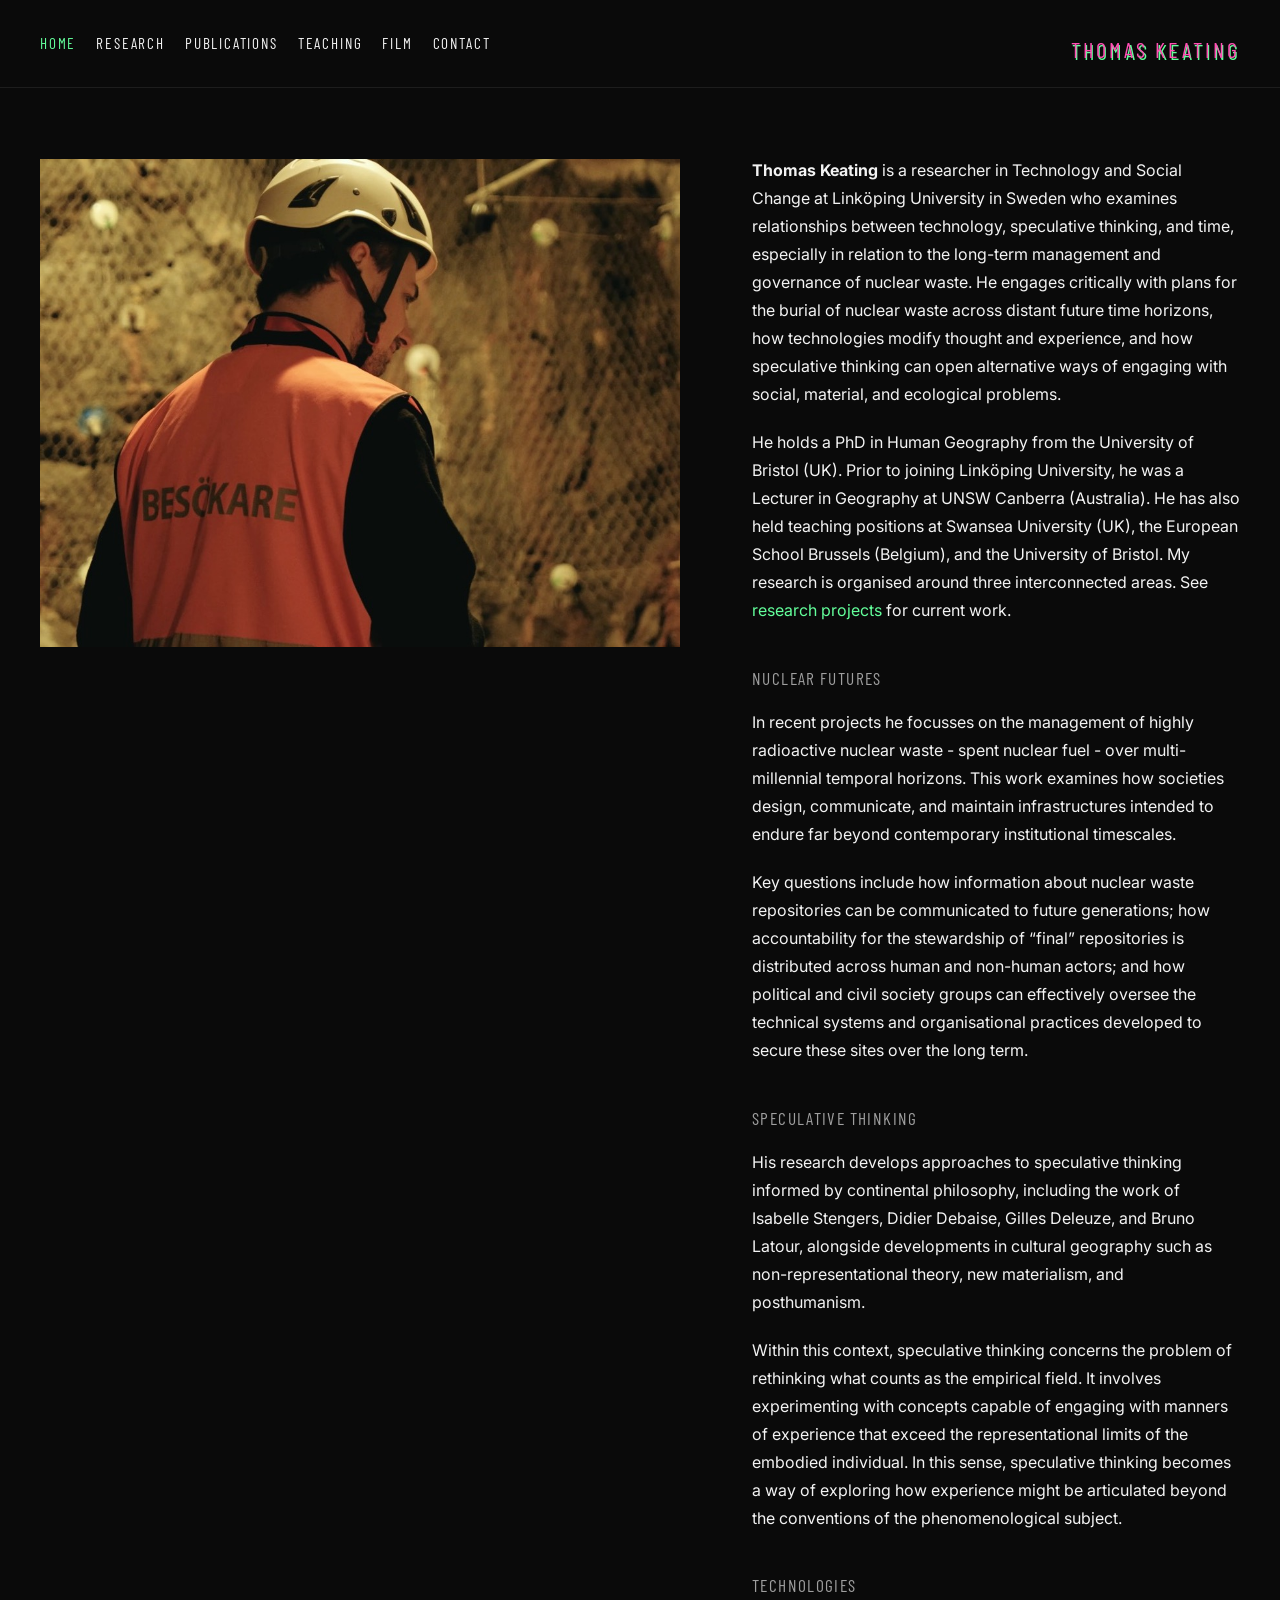
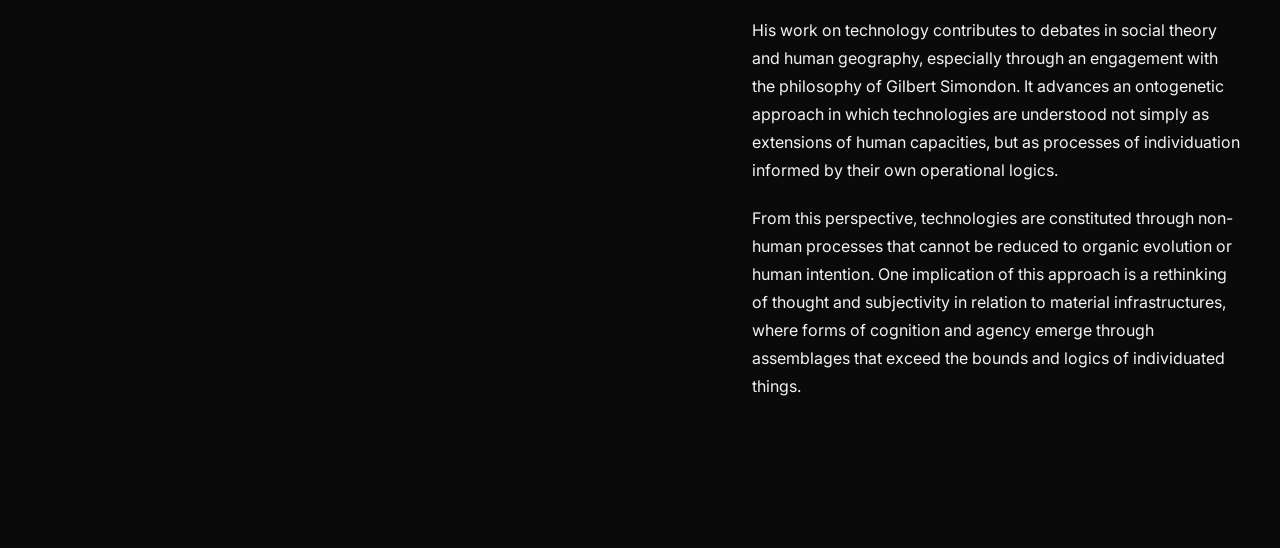
<file: index.html>
<!DOCTYPE html>
<html lang="en">
<head>
  <meta charset="UTF-8">
  <meta name="viewport" content="width=device-width, initial-scale=1.0">
  <title>Thomas Keating</title>

  <!-- SEO -->
  <meta name="description" content="Thomas Keating is a researcher in Technology and Social Change at Linköping University working on nuclear waste governance, deep time infrastructures, and speculative thinking.">
  <meta name="keywords" content="Thomas Keating, nuclear waste, deep time, speculative geography, technology and social change, Linkoping University">

  <!-- Open Graph -->
  <meta property="og:title" content="Thomas Keating">
  <meta property="og:description" content="Research on nuclear waste governance, deep time infrastructures, and speculative thinking.">
  <meta property="og:image" content="https://thomaskeat.ing/assets/profile.jpg">
  <meta property="og:url" content="https://thomaskeat.ing/">

  <link rel="stylesheet" href="/styles.css">
  <link rel="icon" href="/favicon.svg" type="image/svg+xml">
  <link href="https://fonts.googleapis.com/css2?family=Barlow+Condensed:wght@300;400;600&family=Inter:wght@300;400;500&display=swap" rel="stylesheet">

  <!-- Google tag (gtag.js) -->
  <script async src="https://www.googletagmanager.com/gtag/js?id=G-FTSDVFKZH2"></script>
  <script>
    window.dataLayer = window.dataLayer || [];
    function gtag(){dataLayer.push(arguments);}
    gtag('js', new Date());
    gtag('config', 'G-FTSDVFKZH2');
  </script>

</head>
<body>

  <header>
    <nav>
      <a href="/" class="active">Home</a>
      <a href="/research.html">Research</a>
      <a href="/publications.html">Publications</a>
      <a href="/teaching.html">Teaching</a>
      <a href="/film.html">Film</a>
      <a href="/contact.html">Contact</a>
    </nav>

    <div class="logo">THOMAS KEATING</div>
  </header>

  <main class="homepage">
    <div class="image-column">
      <img src="/assets/profile.jpg" alt="Thomas Keating researcher nuclear waste governance" class="profile-image">
    </div>

    <div class="text-column">
      <p><strong>Thomas Keating</strong> is a researcher in Technology and Social Change at Linköping University in Sweden who examines relationships between technology, speculative thinking, and time, especially in relation to the long-term management and governance of nuclear waste. He engages critically with plans for the burial of nuclear waste across distant future time horizons, how technologies modify thought and experience, and how speculative thinking can open alternative ways of engaging with social, material, and ecological problems.</p>

      <p>He holds a PhD in Human Geography from the University of Bristol (UK). Prior to joining Linköping University, he was a Lecturer in Geography at UNSW Canberra (Australia). He has also held teaching positions at Swansea University (UK), the European School Brussels (Belgium), and the University of Bristol. My research is organised around three interconnected areas. See <a href="/research.html">research projects</a> for current work.</p>

      <h2>Nuclear Futures</h2>

      <p>In recent projects he focusses on the management of highly radioactive nuclear waste - spent nuclear fuel - over multi-millennial temporal horizons. This work examines how societies design, communicate, and maintain infrastructures intended to endure far beyond contemporary institutional timescales.</p>

      <p>Key questions include how information about nuclear waste repositories can be communicated to future generations; how accountability for the stewardship of “final” repositories is distributed across human and non-human actors; and how political and civil society groups can effectively oversee the technical systems and organisational practices developed to secure these sites over the long term.</p>

      <h2>Speculative Thinking</h2>

      <p>His research develops approaches to speculative thinking informed by continental philosophy, including the work of Isabelle Stengers, Didier Debaise, Gilles Deleuze, and Bruno Latour, alongside developments in cultural geography such as non-representational theory, new materialism, and posthumanism.</p>

      <p>Within this context, speculative thinking concerns the problem of rethinking what counts as the empirical field. It involves experimenting with concepts capable of engaging with manners of experience that exceed the representational limits of the embodied individual. In this sense, speculative thinking becomes a way of exploring how experience might be articulated beyond the conventions of the phenomenological subject.</p>

      <h2>Technologies</h2>

      <p>His work on technology contributes to debates in social theory and human geography, especially through an engagement with the philosophy of Gilbert Simondon. It advances an ontogenetic approach in which technologies are understood not simply as extensions of human capacities, but as processes of individuation informed by their own operational logics.</p>

      <p>From this perspective, technologies are constituted through non-human processes that cannot be reduced to organic evolution or human intention. One implication of this approach is a rethinking of thought and subjectivity in relation to material infrastructures, where forms of cognition and agency emerge through assemblages that exceed the bounds and logics of individuated things.</p>
    </div>
  </main>

  <footer></footer>

</body>
</html>
</file>
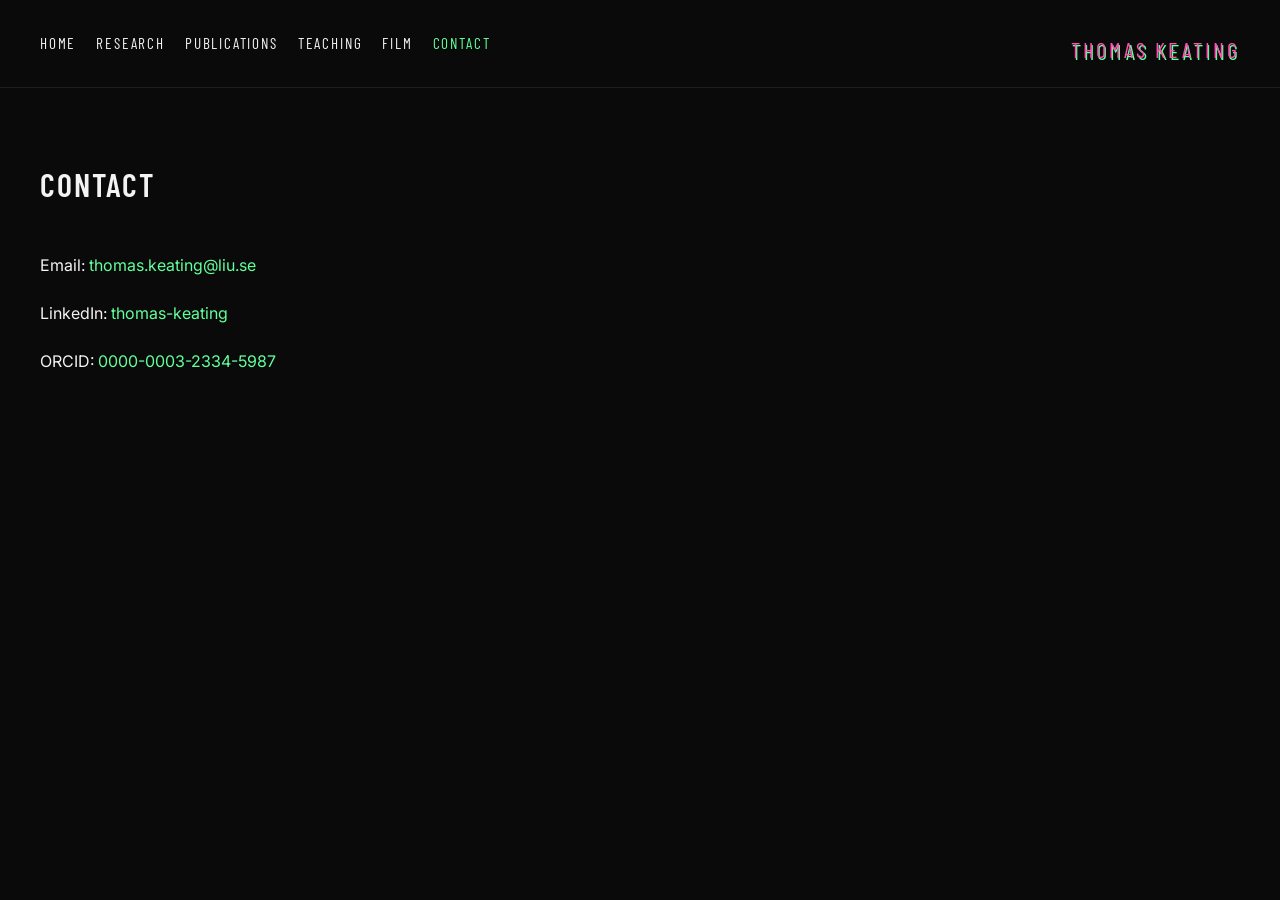
<file: contact.html>
<!DOCTYPE html>
<html lang="en">
<head>
  <meta charset="UTF-8">
  <meta name="viewport" content="width=device-width, initial-scale=1.0">
  <title>Contact | Thomas Keating</title>

  <!-- SEO -->
  <meta name="description" content="Contact Thomas Keating, researcher in Technology and Social Change at Linköping University working on nuclear waste governance and deep time infrastructures.">
  <meta name="keywords" content="Thomas Keating contact, Linkoping University researcher, nuclear waste governance, STS researcher contact">

  <!-- Open Graph -->
  <meta property="og:title" content="Contact | Thomas Keating">
  <meta property="og:description" content="Get in touch with Thomas Keating, researcher in Technology and Social Change at Linköping University.">
  <meta property="og:url" content="https://thomaskeat.ing/contact.html">

  <link rel="stylesheet" href="/styles.css">
  <link rel="icon" href="/favicon.svg" type="image/svg+xml">
  <link href="https://fonts.googleapis.com/css2?family=Barlow+Condensed:wght@300;400;600&family=Inter:wght@300;400;500&display=swap" rel="stylesheet">

  <!-- Google tag (gtag.js) -->
  <script async src="https://www.googletagmanager.com/gtag/js?id=G-FTSDVFKZH2"></script>
  <script>
    window.dataLayer = window.dataLayer || [];
    function gtag(){dataLayer.push(arguments);}
    gtag('js', new Date());
    gtag('config', 'G-FTSDVFKZH2');
  </script>

</head>
<body>

  <header>
    <nav>
      <a href="/">Home</a>
      <a href="/research.html">Research</a>
      <a href="/publications.html">Publications</a>
      <a href="/teaching.html">Teaching</a>
      <a href="/film.html">Film</a>
      <a href="/contact.html" class="active">Contact</a>
    </nav>

    <div class="logo">THOMAS KEATING</div>
  </header>

  <main class="page">
    <h1>Contact</h1>

    <p>
      Email:
      <a href="mailto:thomas.keating@liu.se">thomas.keating@liu.se</a>
    </p>

    <p>
      LinkedIn:
      <a href="https://www.linkedin.com/in/thomas-keating/" target="_blank" rel="noopener noreferrer">thomas-keating</a>
    </p>

    <p>
      ORCID:
      <a href="https://orcid.org/0000-0003-2334-5987" target="_blank" rel="noopener noreferrer">0000-0003-2334-5987</a>
    </p>
  </main>

  <footer></footer>

</body>
</html>
</file>
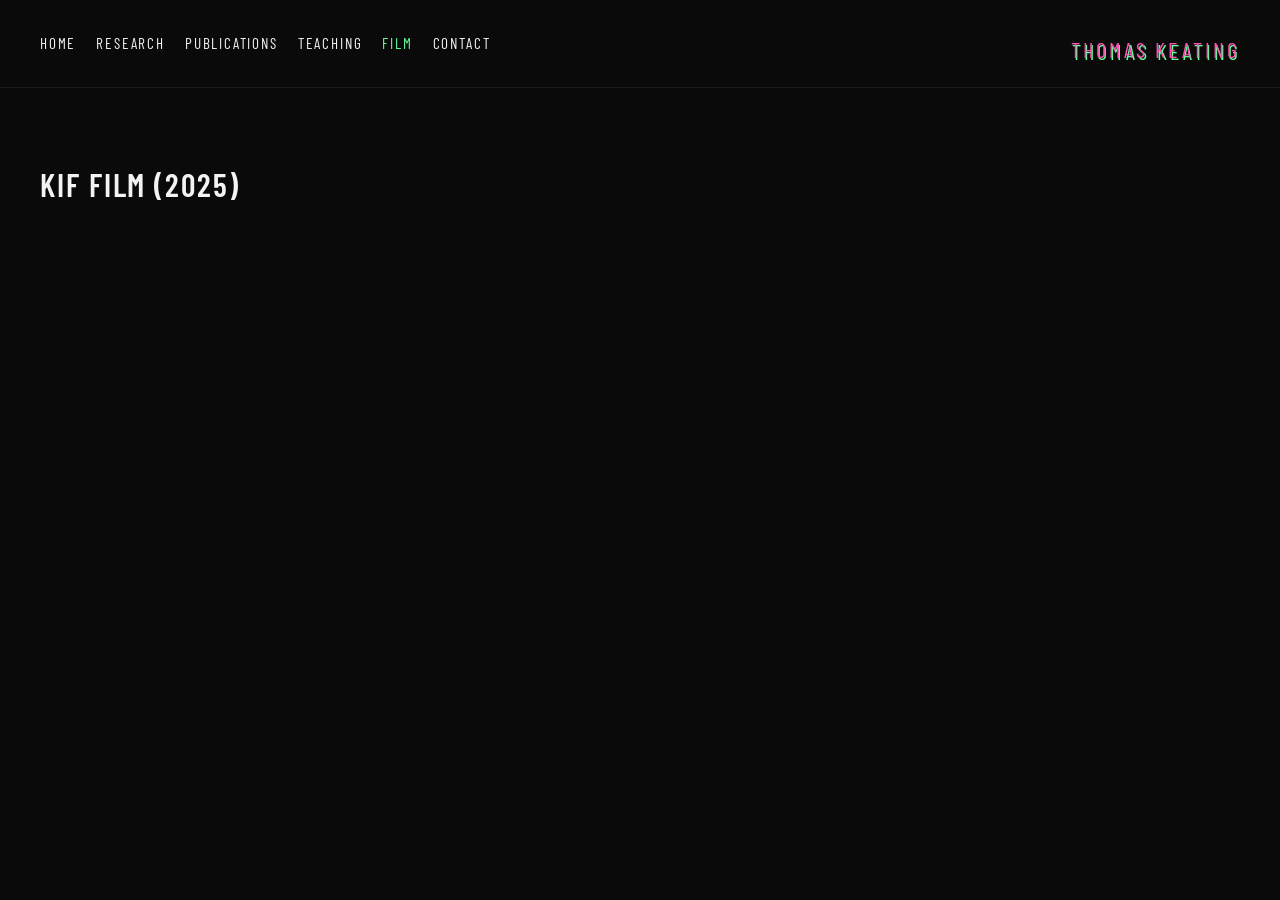
<file: film.html>
<!DOCTYPE html>
<html lang="en">
<head>
  <meta charset="UTF-8">
  <meta name="viewport" content="width=device-width, initial-scale=1.0">
  <title>Film | Thomas Keating</title>

  <!-- SEO -->
  <meta name="description" content="KIF Film (2025) by Thomas Keating, exploring nuclear waste, long-term storage, and the Key Information File project.">
  <meta name="keywords" content="Thomas Keating film, nuclear waste film, KIF film, Key Information File, nuclear memory, deep time infrastructure">

  <!-- Open Graph -->
  <meta property="og:title" content="KIF Film (2025) | Thomas Keating">
  <meta property="og:description" content="A film by Thomas Keating exploring nuclear waste, deep time, and the Key Information File project.">
  <meta property="og:url" content="https://thomaskeat.ing/film.html">
  <meta property="og:type" content="video.other">

  <link rel="stylesheet" href="/styles.css">
  <link rel="icon" href="/favicon.svg" type="image/svg+xml">
  <link href="https://fonts.googleapis.com/css2?family=Barlow+Condensed:wght@300;400;600&family=Inter:wght@300;400;500&display=swap" rel="stylesheet">

  <!-- Google tag (gtag.js) -->
  <script async src="https://www.googletagmanager.com/gtag/js?id=G-FTSDVFKZH2"></script>
  <script>
    window.dataLayer = window.dataLayer || [];
    function gtag(){dataLayer.push(arguments);}
    gtag('js', new Date());
    gtag('config', 'G-FTSDVFKZH2');
  </script>

</head>
<body>

  <header>
    <nav>
      <a href="/">Home</a>
      <a href="/research.html">Research</a>
      <a href="/publications.html">Publications</a>
      <a href="/teaching.html">Teaching</a>
      <a href="/film.html" class="active">Film</a>
      <a href="/contact.html">Contact</a>
    </nav>

    <div class="logo">THOMAS KEATING</div>
  </header>

  <main class="page">
    <h1>KIF Film (2025)</h1>


    <div class="video-embed">
      <iframe
        src="https://www.youtube.com/embed/LK2vokvyvMM"
        title="KIF Film on nuclear waste and deep time"
        allow="accelerometer; autoplay; clipboard-write; encrypted-media; gyroscope; picture-in-picture"
        allowfullscreen>
      </iframe>
    </div>
  </main>

  <footer></footer>

</body>
</html>
</file>
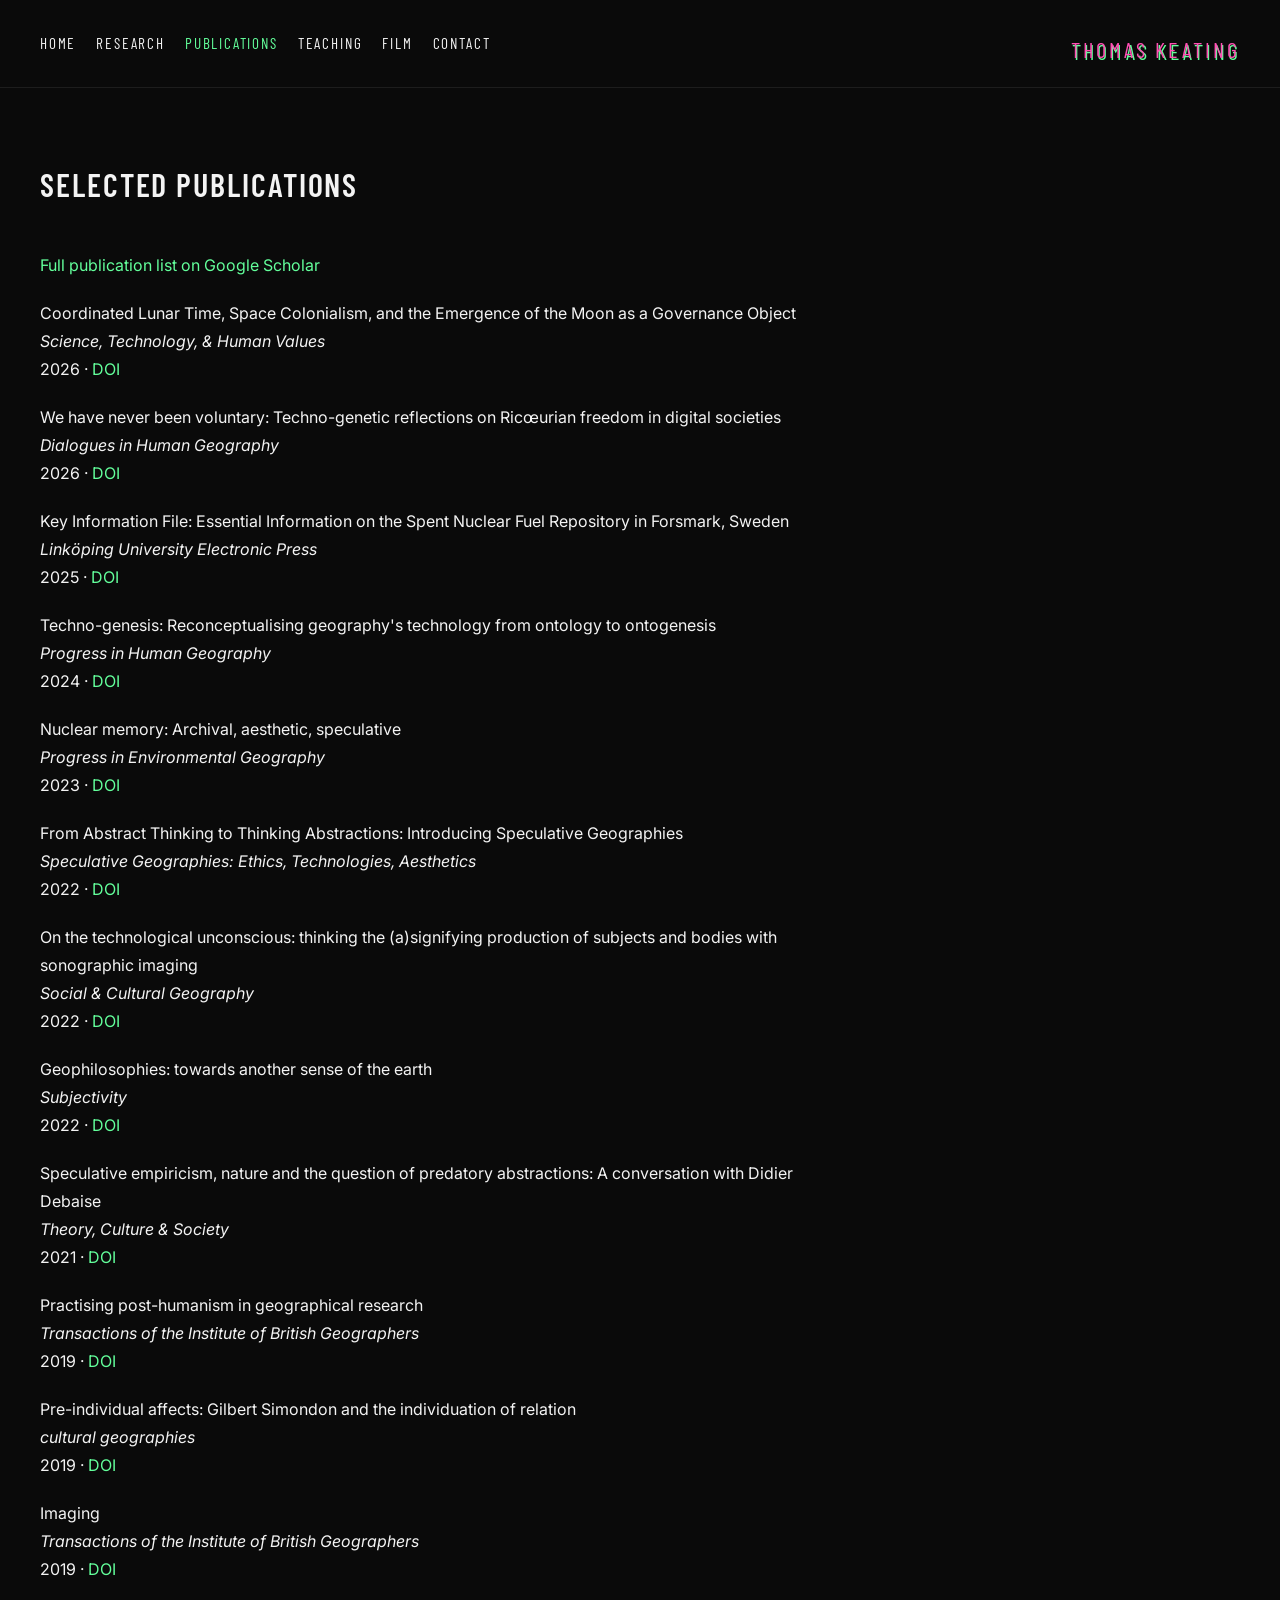
<file: publications.html>
<!DOCTYPE html>
<html lang="en">
<head>
  <meta charset="UTF-8">
  <meta name="viewport" content="width=device-width, initial-scale=1.0">
  <title>Selected Publications | Thomas Keating</title>

  <!-- SEO -->
  <meta name="description" content="Selected publications by Thomas Keating on nuclear waste governance, speculative thinking, technology, and human geography.">
  <meta name="keywords" content="Thomas Keating publications, nuclear waste governance, speculative geography, technology and social change, human geography, STS">

  <!-- Open Graph -->
  <meta property="og:title" content="Selected Publications | Thomas Keating">
  <meta property="og:description" content="Selected publications by Thomas Keating on nuclear waste governance, speculative thinking, and technology.">
  <meta property="og:url" content="https://thomaskeat.ing/publications.html">

  <link rel="stylesheet" href="/styles.css">
  <link rel="icon" href="/favicon.svg" type="image/svg+xml">
  <link href="https://fonts.googleapis.com/css2?family=Barlow+Condensed:wght@300;400;600&family=Inter:wght@300;400;500&display=swap" rel="stylesheet">

  <!-- Google tag (gtag.js) -->
  <script async src="https://www.googletagmanager.com/gtag/js?id=G-FTSDVFKZH2"></script>
  <script>
    window.dataLayer = window.dataLayer || [];
    function gtag(){dataLayer.push(arguments);}
    gtag('js', new Date());
    gtag('config', 'G-FTSDVFKZH2');
  </script>

</head>
<body>

  <header>
    <nav>
      <a href="/">Home</a>
      <a href="/research.html">Research</a>
      <a href="/publications.html" class="active">Publications</a>
      <a href="/teaching.html">Teaching</a>
      <a href="/film.html">Film</a>
      <a href="/contact.html">Contact</a>
    </nav>

    <div class="logo">THOMAS KEATING</div>
  </header>

  <main class="page">
    <h1>Selected Publications</h1>

    <p>
      <a href="https://scholar.google.com.au/citations?hl=en&user=1PpwZrkAAAAJ&view_op=list_works&sortby=pubdate" target="_blank" rel="noopener noreferrer">
        Full publication list on Google Scholar
      </a>
    </p>

    <p class="pub-item">
    Coordinated Lunar Time, Space Colonialism, and the Emergence of the Moon as a Governance Object
<br>
      <em>Science, Technology, &amp; Human Values</em><br>
      2026 · <a href="https://doi.org/10.1177/01622439261495386" target="_blank" rel="noopener noreferrer">DOI</a>
    </p>

    <p class="pub-item">
      We have never been voluntary: Techno-genetic reflections on Ricœurian freedom in digital societies<br>
      <em>Dialogues in Human Geography</em><br>
      2026 · <a href="https://doi.org/10.1177/20438206261418285" target="_blank" rel="noopener noreferrer">DOI</a>
    </p>

    <p class="pub-item">
      Key Information File: Essential Information on the Spent Nuclear Fuel Repository in Forsmark, Sweden<br>
      <em>Linköping University Electronic Press</em><br>
      2025 · <a href="https://doi.org/10.3384/9789180758581" target="_blank" rel="noopener noreferrer">DOI</a>
    </p>

    <p class="pub-item">
      Techno-genesis: Reconceptualising geography's technology from ontology to ontogenesis<br>
      <em>Progress in Human Geography</em><br>
      2024 · <a href="https://doi.org/10.1177/03091325231209020" target="_blank" rel="noopener noreferrer">DOI</a>
    </p>

    <p class="pub-item">
      Nuclear memory: Archival, aesthetic, speculative<br>
      <em>Progress in Environmental Geography</em><br>
      2023 · <a href="https://doi.org/10.1177/27539687231174242" target="_blank" rel="noopener noreferrer">DOI</a>
    </p>

    <p class="pub-item">
      From Abstract Thinking to Thinking Abstractions: Introducing Speculative Geographies<br>
      <em>Speculative Geographies: Ethics, Technologies, Aesthetics</em><br>
      2022 · <a href="https://doi.org/10.1007/978-981-19-0691-6_1" target="_blank" rel="noopener noreferrer">DOI</a>
    </p>

    <p class="pub-item">
      On the technological unconscious: thinking the (a)signifying production of subjects and bodies with sonographic imaging<br>
      <em>Social &amp; Cultural Geography</em><br>
      2022 · <a href="https://doi.org/10.1080/14649365.2022.2083665" target="_blank" rel="noopener noreferrer">DOI</a>
    </p>

    <p class="pub-item">
      Geophilosophies: towards another sense of the earth<br>
      <em>Subjectivity</em><br>
      2022 · <a href="https://doi.org/10.1057/S41286-022-00138-3" target="_blank" rel="noopener noreferrer">DOI</a>
    </p>

    <p class="pub-item">
      Speculative empiricism, nature and the question of predatory abstractions: A conversation with Didier Debaise<br>
      <em>Theory, Culture &amp; Society</em><br>
      2021 · <a href="https://doi.org/10.1177/02632764211052076" target="_blank" rel="noopener noreferrer">DOI</a>
    </p>

    <p class="pub-item">
      Practising post-humanism in geographical research<br>
      <em>Transactions of the Institute of British Geographers</em><br>
      2019 · <a href="https://doi.org/10.1111/TRAN.12322" target="_blank" rel="noopener noreferrer">DOI</a>
    </p>

    <p class="pub-item">
      Pre-individual affects: Gilbert Simondon and the individuation of relation<br>
      <em>cultural geographies</em><br>
      2019 · <a href="https://doi.org/10.1177/1474474018824090" target="_blank" rel="noopener noreferrer">DOI</a>
    </p>

    <p class="pub-item">
      Imaging<br>
      <em>Transactions of the Institute of British Geographers</em><br>
      2019 · <a href="https://doi.org/10.1111/tran.12326" target="_blank" rel="noopener noreferrer">DOI</a>
    </p>
  </main>

  <footer></footer>

</body>
</html>
</file>
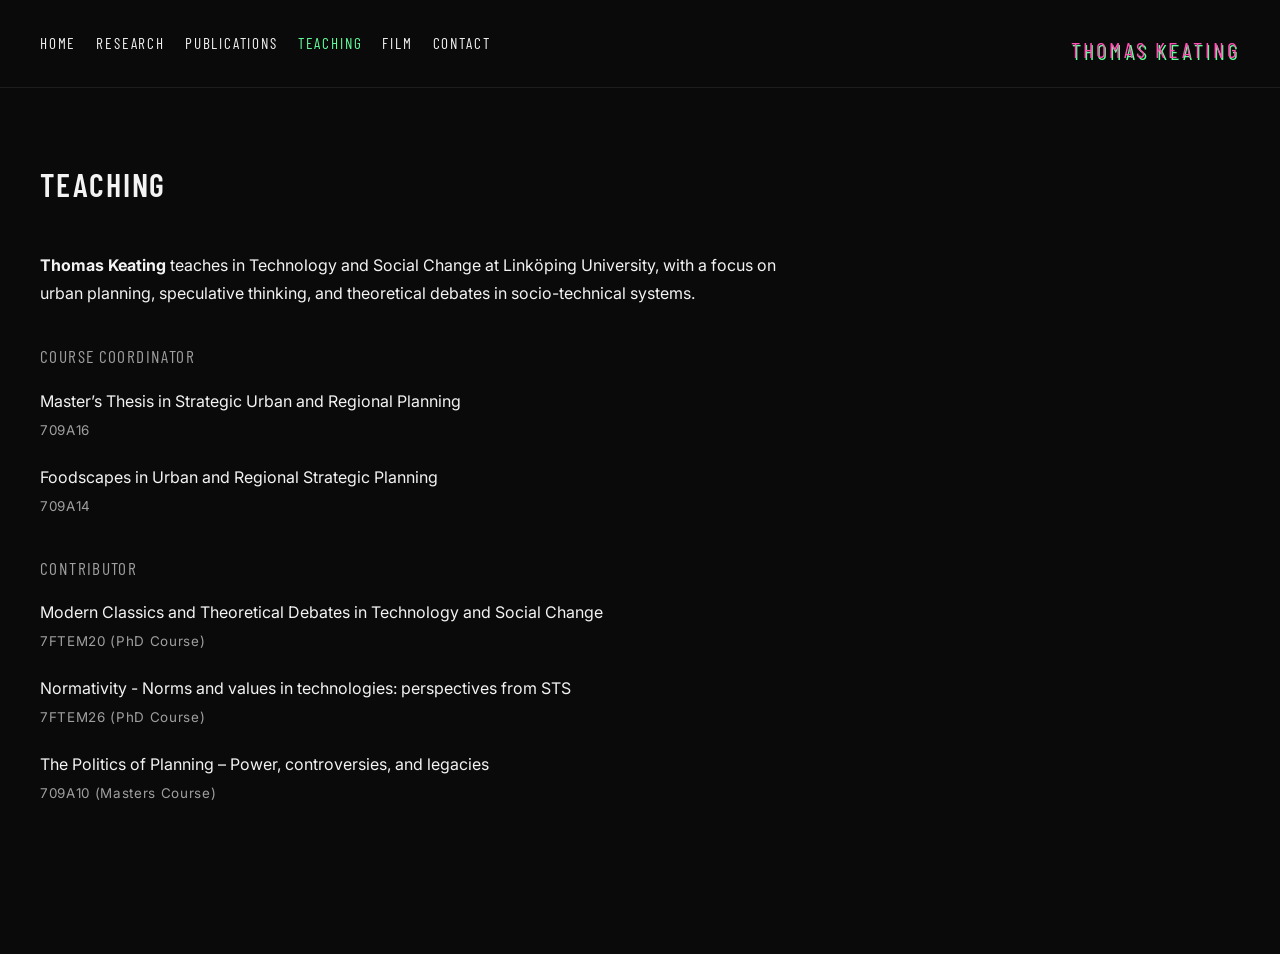
<file: teaching.html>
<!DOCTYPE html>
<html lang="en">
<head>
  <meta charset="UTF-8">
  <meta name="viewport" content="width=device-width, initial-scale=1.0">
  <title>Teaching | Thomas Keating</title>

  <!-- SEO -->
  <meta name="description" content="Teaching by Thomas Keating at Linköping University in Technology and Social Change, including urban planning, speculative thinking, and theoretical debates.">
  <meta name="keywords" content="Thomas Keating teaching, Linkoping University courses, technology and social change teaching, urban planning teaching, speculative thinking course">

  <!-- Open Graph -->
  <meta property="og:title" content="Teaching | Thomas Keating">
  <meta property="og:description" content="Courses taught by Thomas Keating in Technology and Social Change and urban planning.">
  <meta property="og:url" content="https://thomaskeat.ing/teaching.html">

  <link rel="stylesheet" href="/styles.css">
  <link rel="icon" href="/favicon.svg" type="image/svg+xml">
  <link href="https://fonts.googleapis.com/css2?family=Barlow+Condensed:wght@300;400;600&family=Inter:wght@300;400;500&display=swap" rel="stylesheet">

  <!-- Google tag (gtag.js) -->
  <script async src="https://www.googletagmanager.com/gtag/js?id=G-FTSDVFKZH2"></script>
  <script>
    window.dataLayer = window.dataLayer || [];
    function gtag(){dataLayer.push(arguments);}
    gtag('js', new Date());
    gtag('config', 'G-FTSDVFKZH2');
  </script>

</head>
<body>

  <header>
    <nav>
      <a href="/">Home</a>
      <a href="/research.html">Research</a>
      <a href="/publications.html">Publications</a>
      <a href="/teaching.html" class="active">Teaching</a>
      <a href="/film.html">Film</a>
      <a href="/contact.html">Contact</a>
    </nav>

    <div class="logo">THOMAS KEATING</div>
  </header>

  <main class="page">
    <h1>Teaching</h1>

    <p><strong>Thomas Keating</strong> teaches in Technology and Social Change at Linköping University, with a focus on urban planning, speculative thinking, and theoretical debates in socio-technical systems.</p>

    <h2>Course Coordinator</h2>

    <p>
      Master’s Thesis in Strategic Urban and Regional Planning<br>
      <span class="course-code">709A16</span>
    </p>

    <p>
      Foodscapes in Urban and Regional Strategic Planning<br>
      <span class="course-code">709A14</span>
    </p>

    <h2>Contributor</h2>

<p>
  Modern Classics and Theoretical Debates in Technology and Social Change<br>
  <span class="course-code">7FTEM20 (PhD Course)</span>
</p>

<p>
  Normativity - Norms and values in technologies: perspectives from STS<br>
  <span class="course-code">7FTEM26 (PhD Course)</span>
</p>

<p>
  The Politics of Planning – Power, controversies, and legacies<br>
  <span class="course-code">709A10 (Masters Course)</span>
</p>
  </main>

  <footer></footer>

</body>
</html>
</file>
<file: styles.css>
:root {
  --bg: #0a0a0a;
  --text: #f3f3f3;
  --muted: #9f9f9f;
  --line: rgba(255, 255, 255, 0.08);
  --pink: #ff4fb3;
  --green: #63ff9b;
}

* {
  box-sizing: border-box;
}

html,
body {
  margin: 0;
  padding: 0;
  background: var(--bg);
  color: var(--text);
  font-family: "Inter", sans-serif;
  line-height: 1.75;
}

body {
  min-height: 100vh;
}

/* Header */

header {
  display: flex;
  justify-content: space-between;
  align-items: flex-start;
  gap: 2rem;
  padding: 1.9rem 2.5rem 1.15rem 2.5rem;
  border-bottom: 1px solid var(--line);
}

nav {
  display: flex;
  gap: 1.25rem;
  flex-wrap: wrap;
}

nav a {
  color: var(--text);
  text-decoration: none;
  font-family: "Barlow Condensed", sans-serif;
  font-size: 0.95rem;
  letter-spacing: 0.12em;
  text-transform: uppercase;
  transition: color 0.2s ease, opacity 0.2s ease;
}

nav a:hover,
nav a.active {
  color: var(--green);
  opacity: 1;
}

.logo {
  font-family: "Barlow Condensed", sans-serif;
  font-size: 1.38rem;
  letter-spacing: 0.14em;
  text-transform: uppercase;
  color: var(--pink);
  text-shadow: 1.5px 1.5px 0 var(--green);
  white-space: nowrap;
}

/* Homepage */

.homepage {
  width: 100%;
  padding: 4.25rem 2.5rem 5rem 2.5rem;
  display: grid;
  grid-template-columns: 640px minmax(0, 760px);
  gap: 4.5rem;
  align-items: start;
  justify-content: start;
}

.image-column {
  width: 100%;
  justify-self: start;
  padding-top: 0.15rem;
}

.profile-image {
  display: block;
  width: 100%;
  max-width: 640px;
  height: auto;
}

.text-column {
  max-width: 760px;
  justify-self: start;
}

.text-column p {
  margin: 0 0 1.25rem 0;
  max-width: 760px;
  font-size: 1rem;
}

.text-column h2 {
  margin-top: 2.4rem;
  max-width: 760px;
}

/* Pages */

.page {
  width: 100%;
  max-width: 980px;
  padding: 4.25rem 2.5rem 5rem 2.5rem;
}

.page p {
  margin: 0 0 1.25rem 0;
}

.page > h1 {
  margin-bottom: 2.4rem;
}

/* Research projects */

.project-block {
  margin-bottom: 5.5rem;
}

.project-block:last-child {
  margin-bottom: 0;
}

.project-block h2,
.project-block p {
  max-width: 760px;
}

.research-media {
  width: 100%;
  max-width: 760px;
  height: 420px;
  overflow: hidden;
  margin: 1.8rem 0 0 0;
  background: var(--bg);
}

.research-image,
.research-video {
  width: 100%;
  height: 100%;
  object-fit: cover;
  display: block;
  transform: scale(1.03);
  transform-origin: center center;
  border: none;
}

/* Film page */

.video-embed {
  width: 100%;
  max-width: 900px;
  aspect-ratio: 16 / 9;
  margin-top: 2rem;
}

.video-embed iframe {
  width: 100%;
  height: 100%;
  border: none;
  display: block;
}

/* Typography */

h1 {
  font-family: "Barlow Condensed", sans-serif;
  font-size: 2rem;
  letter-spacing: 0.06em;
  text-transform: uppercase;
  margin: 0 0 2.2rem 0;
  font-weight: 600;
}

h2 {
  font-family: "Barlow Condensed", sans-serif;
  font-size: 1.08rem;
  letter-spacing: 0.08em;
  text-transform: uppercase;
  color: var(--muted);
  margin: 2.15rem 0 0.95rem 0;
  font-weight: 400;
}

p,
li {
  max-width: 760px;
}

/* Links */

a {
  color: var(--green);
  text-decoration: none;
  transition: opacity 0.2s ease;
}

a:hover {
  opacity: 0.75;
}

/* Publications */

.pub-item {
  margin-bottom: 1.7rem;
}

.pub-item em {
  color: var(--text);
  font-style: italic;
}

/* Teaching */

.course-code {
  display: inline-block;
  margin-top: 0.2rem;
  font-size: 0.84rem;
  color: var(--muted);
  letter-spacing: 0.05em;
}

/* Lists */

ul {
  padding-left: 1.2rem;
  margin: 0 0 1.2rem 0;
}

li {
  margin-bottom: 0.6rem;
}

/* Footer */

footer {
  height: 3rem;
}

/* Responsive */

@media (max-width: 1200px) {
  .homepage {
    grid-template-columns: 560px minmax(0, 1fr);
    gap: 3.2rem;
  }

  .profile-image {
    max-width: 560px;
  }
}

@media (max-width: 980px) {
  .homepage {
    grid-template-columns: 1fr;
    gap: 2.2rem;
  }

  .profile-image {
    max-width: 100%;
  }

  .text-column {
    max-width: 760px;
  }

  .research-media {
    max-width: 100%;
    height: auto;
  }

  .research-image,
  .research-video {
    height: auto;
    transform: none;
  }

  .video-embed {
    max-width: 100%;
  }
}

@media (max-width: 900px) {
  header {
    flex-direction: column-reverse;
  }
}

@media (max-width: 700px) {
  header,
  .homepage,
  .page {
    padding-left: 1.25rem;
    padding-right: 1.25rem;
  }

  nav {
    gap: 0.95rem;
  }

  nav a {
    font-size: 0.9rem;
  }

  .logo {
    font-size: 1.18rem;
  }

  h1 {
    font-size: 1.7rem;
  }

  .project-block {
    margin-bottom: 4rem;
  }
}
</file>
